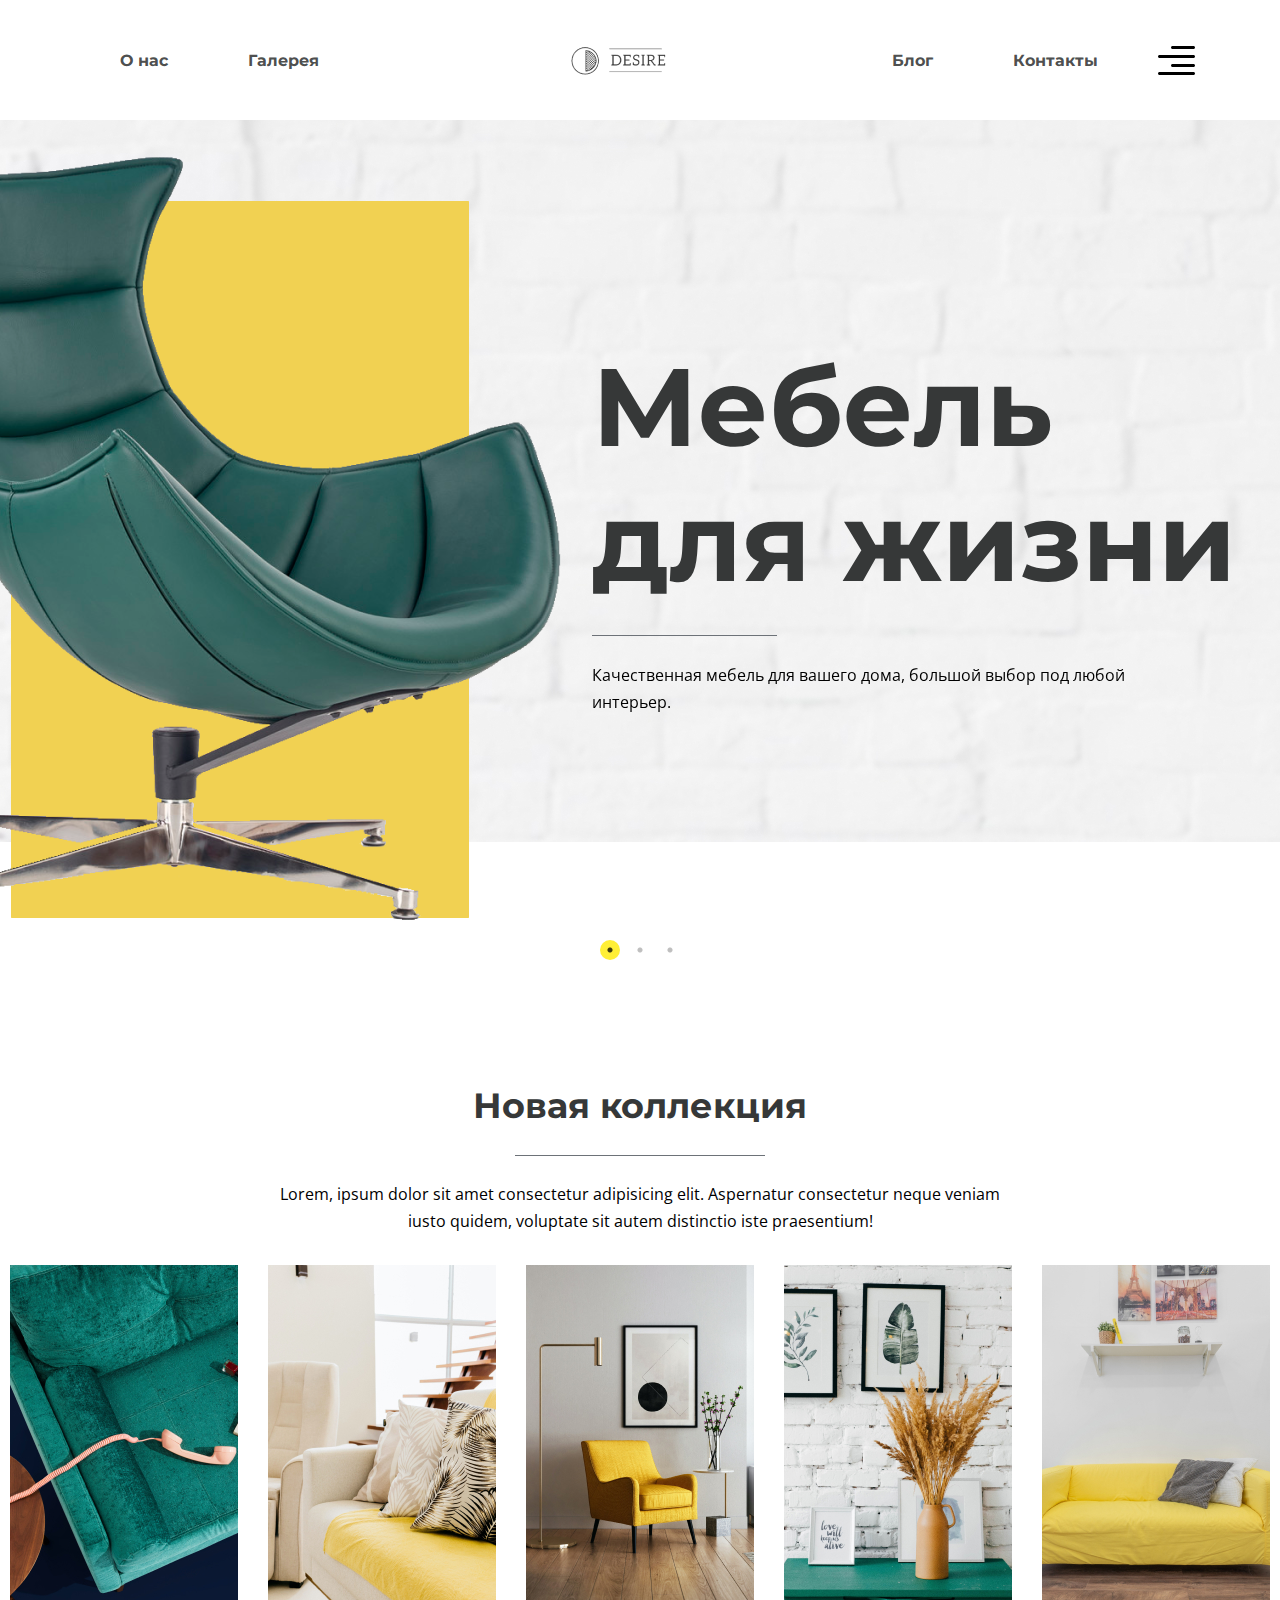
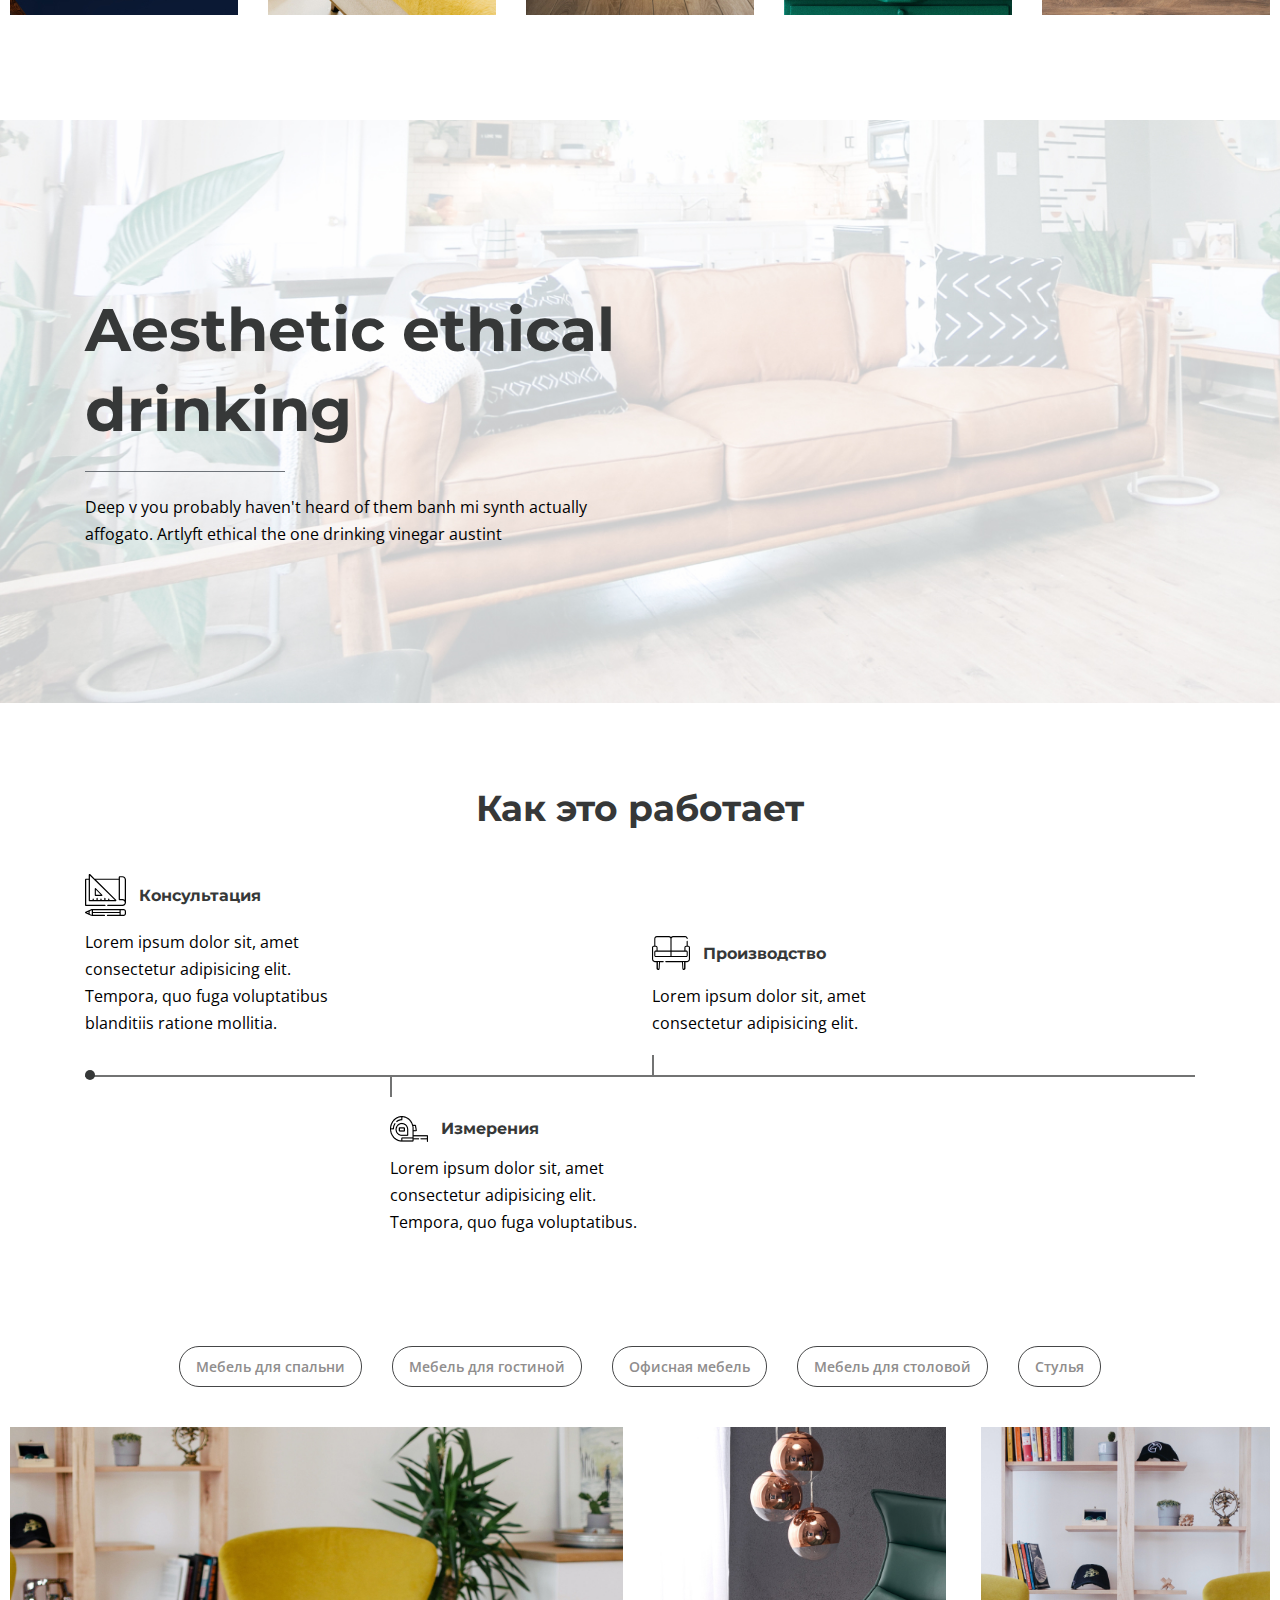
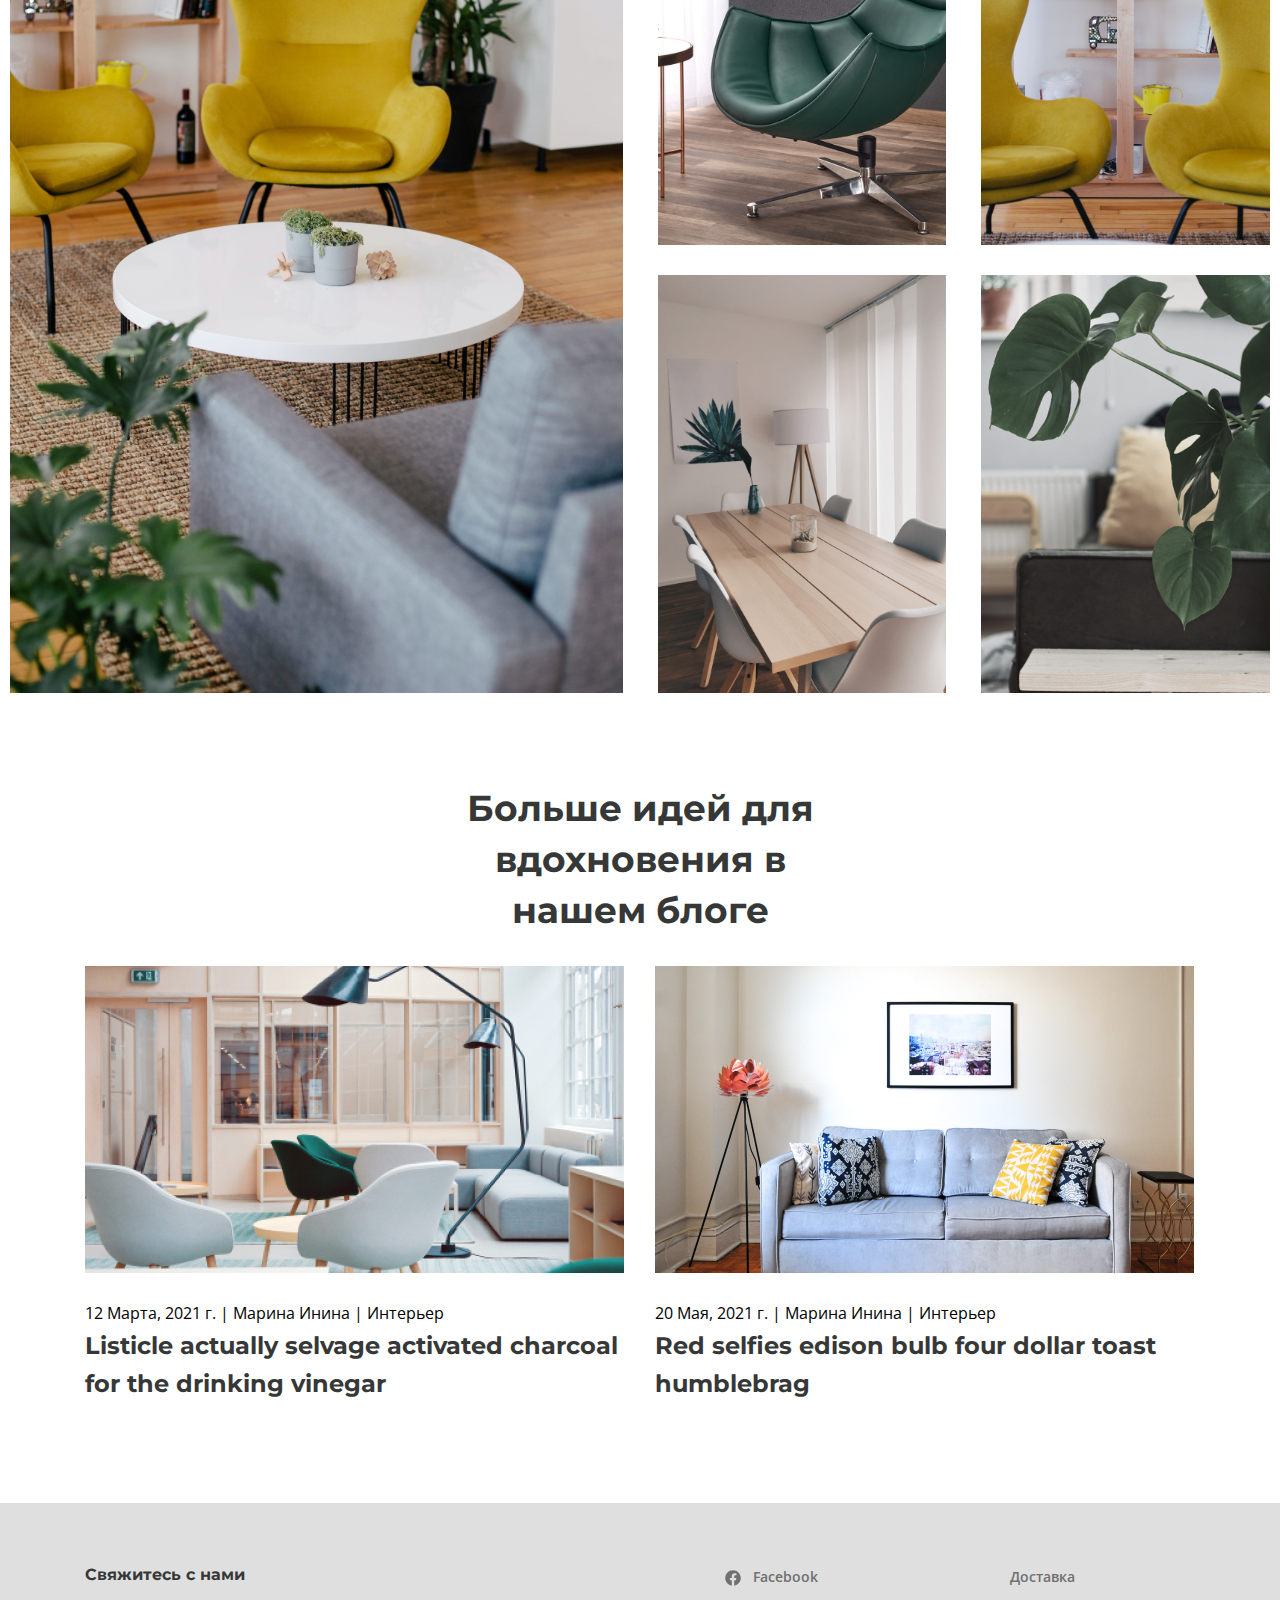
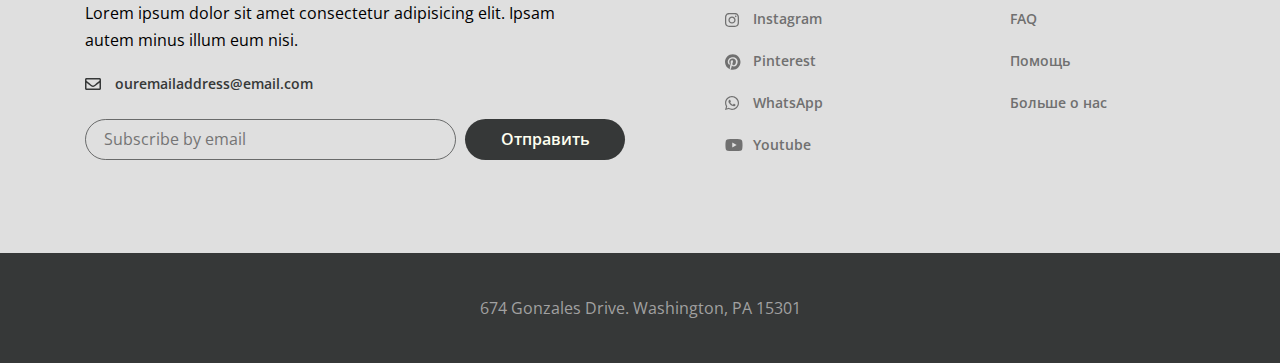
<file: index.html>
<!DOCTYPE html>
<html lang="ru">

<head>
	<meta charset="UTF-8">
	<meta http-equiv="X-UA-Compatible" content="IE=edge">
	<meta name="viewport" content="width=device-width, initial-scale=1.0">
	<title>Мебельная коллекция</title>
	<link rel="preconnect" href="https://fonts.gstatic.com">
	<link href="https://fonts.googleapis.com/css2?family=Montserrat:wght@700&family=Open+Sans&display=swap"
		rel="stylesheet">
	<link rel="stylesheet" href="css/style.css">
	<link rel="stylesheet" href="libs/slick/slick.css">
	<link rel="stylesheet" href="libs/slick/slick-theme.css">
</head>

<body>
	<div class="wrapper">
		<!-- Шапка сайта -->
		<header class="header">
			<div class="container">
				<div class="header__inner">
					<nav class="menu">
						<ul class="menu__list">
							<li class="menu__list-item">
								<a class="menu__list-link" href="#">О нас</a>
							</li>
							<li class="menu__list-item">
								<a class="menu__list-link" href="#">Галерея</a>
							</li>
						</ul>
					</nav>
					<a class="logo" href="#">
						<img src="images/logo.png" alt="">
					</a>
					<nav class="menu">
						<ul class="menu__list">
							<li class="menu__list-item">
								<a class="menu__list-link" href="#">Блог</a>
							</li>
							<li class="menu__list-item">
								<a class="menu__list-link" href="#">Контакты</a>
							</li>
						</ul>
					</nav>
					<button class="header__btn">
						<img src="images/icon_menu.svg" alt="icon menu">
					</button>
					<!-- Боковое меню через бургер -->
					<div class="rightside-menu rightside-menu--close">
						<button class="rightside-menu__close">
							<img src="images/close.svg" alt="">
						</button>
						<div class="rightside-menu__content">
							<a class="rightside-menu__logo" href="#">
								<img src="images/logo-big.png" alt="logo">
							</a>
							<h4 class="rightside-menu__title">
								Мебель для жизни
							</h4>
							<p class="rightside-menu__text">
								Sustainable hot chicken skateboard, dreamcatcher meggings actually squid. Slow-carb everyday
								carry +1 art party
								microdosing, put a bird on it brooklyn
							</p>
							<img class="rightside-menu__images" src="images/content/rigtside-img.jpg" alt="images">
						</div>
					</div>
				</div>
			</div>
		</header>

		<!-- Главная страница -->
		<main class="main">
			<!-- Первая секция -->
			<section class="top">
				<div class="top__inner">
					<div class="top__slider">
						<div class="top__slider-item">
							<img class="top__slider-img" src="images/content/slider-img.png" alt="images">
							<div class="top__slider-info">
								<h2 class="top__slider-title">
									Мебель для жизни
								</h2>
								<p class="top__slider-text">
									Качественная мебель для вашего дома,
									большой выбор под любой интерьер.
								</p>
							</div>
						</div>
						<div class="top__slider-item">
							<img class="top__slider-img" src="images/content/slider 2-img.png" alt="images">
							<div class="top__slider-info">
								<h2 class="top__slider-title">
									Мебель для жизни
								</h2>
								<p class="top__slider-text">
									Качественная мебель для вашего дома,
									большой выбор под любой интерьер.
								</p>
							</div>
						</div>
						<div class="top__slider-item">
							<img class="top__slider-img" src="images/content/slider 3-img.png" alt="images">
							<div class="top__slider-info">
								<h2 class="top__slider-title">
									Мебель для жизни
								</h2>
								<p class="top__slider-text">
									Качественная мебель для вашего дома,
									большой выбор под любой интерьер.
								</p>
							</div>
						</div>
					</div>
				</div>
			</section>

			<!-- Вторая секция -->
			<section class="new-collection">
				<div class="container-fluid">
					<h3 class="new-collection__title">
						Новая коллекция
					</h3>
					<p class="new-collection__text">
						Lorem, ipsum dolor sit amet consectetur adipisicing elit. Aspernatur consectetur neque veniam iusto
						quidem,
						voluptate sit autem distinctio iste praesentium!
					</p>
					<div class="collection">
						<a class="collection__item" href="#">
							<img class="collection__images " src="images/content/collection-1.jpg" alt="">
							<div class="collection__info">
								<h6 class="collection__info-item">
									Lorem, ipsum dolor sit amet consectetur
								</h6>
								<p class="collection__info-text">
									Lorem, ipsum dolor sit amet| Aspernatur
								</p>
							</div>
						</a>

						<a class="collection__item" href="#">
							<img class="collection__images " src="images/content/collection-2.jpg" alt="">
							<div class="collection__info">
								<h6 class="collection__info-item">
									Lorem, ipsum dolor sit amet consectetur
								</h6>
								<p class="collection__info-text">
									Lorem, ipsum dolor sit amet| Aspernatur
								</p>
							</div>
						</a>

						<a class="collection__item" href="#">
							<img class="collection__images " src="images/content/collection-3.jpg" alt="">
							<div class="collection__info">
								<h6 class="collection__info-item">
									Lorem, ipsum dolor sit amet consectetur
								</h6>
								<p class="collection__info-text">
									Lorem, ipsum dolor sit amet| Aspernatur
								</p>
							</div>
						</a>

						<a class="collection__item" href="#">
							<img class="collection__images " src="images/content/collection-4.jpg" alt="">
							<div class="collection__info">
								<h6 class="collection__info-item">
									Lorem, ipsum dolor sit amet consectetur
								</h6>
								<p class="collection__info-text">
									Lorem, ipsum dolor sit amet| Aspernatur
								</p>
							</div>
						</a>

						<a class="collection__item" href="#">
							<img class="collection__images " src="images/content/collection-5.jpg" alt="">
							<div class="collection__info">
								<h6 class="collection__info-item">
									Lorem, ipsum dolor sit amet consectetur
								</h6>
								<p class="collection__info-text">
									Lorem, ipsum dolor sit amet | Aspernatur
								</p>
							</div>
						</a>
					</div>
				</div>
			</section>

			<!-- Третья секция -->
			<section class="decor">
				<div class="container">
					<h2 class="decor__title">
						Aesthetic
						ethical drinking
					</h2>
					<p class="decor__text">
						Deep v you probably haven't heard of them banh mi synth actually affogato.
						Artlyft ethical the one drinking vinegar austint
					</p>
				</div>
			</section>

			<!-- Четвертая секция -->
			<section class="works-path">
				<div class="container">
					<h3 class="works-path__title">
						Как это работает
					</h3>
					<div class="works-path__items">
						<div class="works-path__items-box">
							<div class="works-path__item works-path__item--consultation">
								<img class="works-path__item-img" src="images/graphic-tool.svg" alt="icon">
								<h6 class="works-path__item-title">Консультация</h6>
								<p class="works-path__item-text">
									Lorem ipsum dolor sit, amet consectetur adipisicing elit. Tempora, quo fuga voluptatibus
									blanditiis ratione mollitia.
								</p>

							</div>
							<div class="works-path__item works-path__item--production">
								<img class="works-path__item-img" src="images/sofa.svg" alt="icon">
								<h6 class="works-path__item-title">Производство</h6>
								<p class="works-path__item-text">
									Lorem ipsum dolor sit, amet consectetur adipisicing elit.
								</p>

							</div>
						</div>
						<div class="works-path__item works-path__item--measurements">
							<img class="works-path__item-img" src="images/measuring-tape.png" alt="icon">
							<h6 class="works-path__item-title">Измерения</h6>
							<p class="works-path__item-text">
								Lorem ipsum dolor sit, amet consectetur adipisicing elit. Tempora, quo fuga voluptatibus.
							</p>
						</div>
					</div>
				</div>
			</section>

			<!-- Галерея -->
			<div class="gallery">
				<div class="container-fluid">
					<div class="gallery__buttons">
						<button class="gallery__btn">Мебель для спальни</button>
						<button class="gallery__btn">Мебель для гостиной</button>
						<button class="gallery__btn">Офисная мебель</button>
						<button class="gallery__btn">Мебель для столовой</button>
						<button class="gallery__btn">Стулья</button>
					</div>
					<div class="gallery__inner">
						<div class="gallery__items">
							<a class="gallery__item" href="#">
								<img src="images/gallery/1.jpg" alt="images">
							</a>
							<a class="gallery__item" href="#">
								<img src="images/gallery/2.jpg" alt="images">
							</a>
							<a class="gallery__item" href="#">
								<img src="images/gallery/3.jpg" alt="images">
							</a>
							<a class="gallery__item" href="#">
								<img src="images/gallery/4.jpg" alt="images">
							</a>
							<a class="gallery__item" href="#">
								<img src="images/gallery/5.jpg" alt="images">
							</a>
						</div>
					</div>

				</div>
			</div>

			<!-- Секция блог -->
			<section class="blog-box">
				<div class="container">
					<h3 class="blog-box__title">
						Больше идей для вдохновения в нашем блоге
					</h3>
					<div class="blog-box__items">
						<div class="blog-box__item">
							<a class="blog-box__img-link" href="#">
								<img class="blog-box__img" src="images/blog/1.jpg" alt="images">
							</a>
							<div class="blog-box__links"></span>
								<span class="blog-box__date">12 Марта, 2021 г. |</span>
								<a class="blog-box__autor" href="#">Марина Инина |</a>
								<a class="blog-box__theme" href="#">Интерьер</a>
							</div>
							<a class="blog-box__item-titlelink" href="#"></a>
							<h4 class="blog-box__item-title">
								Listicle actually selvage activated charcoal for the drinking vinegar</h4>
						</div>
						<div class="blog-box__item">
							<a class="blog-box__img-link" href="#">
								<img class="blog-box__img" src="images/blog/2.jpg" alt="images">
							</a>
							<div class="blog-box__links">
								<span class="blog-box__date">20 Мая, 2021 г. |</span>
								<a class="blog-box__autor" href="#">Марина Инина |</a>
								<a class="blog-box__theme" href="#">Интерьер</a>
							</div>
							<a class="blog-box__item-titlelink" href="#"></a>
							<h4 class="blog-box__item-title">
								Red selfies edison bulb four dollar toast humblebrag</h4>
						</div>

					</div>
				</div>
			</section>
		</main>


		<!-- Подвал сайта -->
		<footer class="footer">
			<div class="footer__content">
				<div class="container">
					<div class="footer__inner">
						<div class="footer__info">
							<h6 class="footer__info-title">
								Свяжитесь с нами
							</h6>
							<p class="footer__info-text">
								Lorem ipsum dolor sit amet consectetur adipisicing elit. Ipsam autem minus illum eum nisi.
							</p>
							<a class="footer__info-email" href="mailto:ouremailaddress@email.com">
								ouremailaddress@email.com
							</a>
							<form class="footer__form">
								<!-- Форма заявки -->
								<input class="footer__form-input" type="email" placeholder="Subscribe by email">
								<button class="footer__form-button" type="submit">Отправить</button>
							</form>
						</div>
						<ul class="footer__social">
							<li class="footer__social-item">
								<a class="footer__social-link footer__social-link--facebook" href="#">Facebook</a>
								<!-- footer__social-link--facebook модификатор-->
							</li>
							<li class="footer__social-item">
								<a class="footer__social-link footer__social-link--instagram" href="#">Instagram</a>
							</li>
							<li class="footer__social-item">
								<a class="footer__social-link footer__social-link--pinterest" href="#">Pinterest</a>
							</li>
							<li class="footer__social-item">
								<a class="footer__social-link footer__social-link--whatsapp" href="#">WhatsApp</a>
							</li>
							<li class="footer__social-item">
								<a class="footer__social-link footer__social-link--youtube" href="#">Youtube</a>
							</li>
						</ul>
						<nav class="footer__menu">
							<ul class="footer__menu-list">
								<li class="footer__menu-item">
									<a class="footer__menu-link" href="#">Доставка</a>
								</li>
								<li class="footer__menu-item">
									<a class="footer__menu-link" href="#">FAQ</a>
								</li>
								<li class="footer__menu-item">
									<a class="footer__menu-link" href="#">Помощь</a>
								</li>
								<li class="footer__menu-item">
									<a class="footer__menu-link" href="#">Больше о нас</a>
								</li>
							</ul>
						</nav>
					</div>
				</div>
			</div>
			<div class="footer__copyright">
				<div class="container">
					<p>674 Gonzales Drive. Washington, PA 15301</p>
				</div>
			</div>
		</footer>
	</div>



	<script src="libs/jQuery/jquery-3.6.0.min.js"></script>
	<script src="js/script.js"></script>
	<script src="libs/slick/slick.min.js"></script>
</body>

</html>
</file>
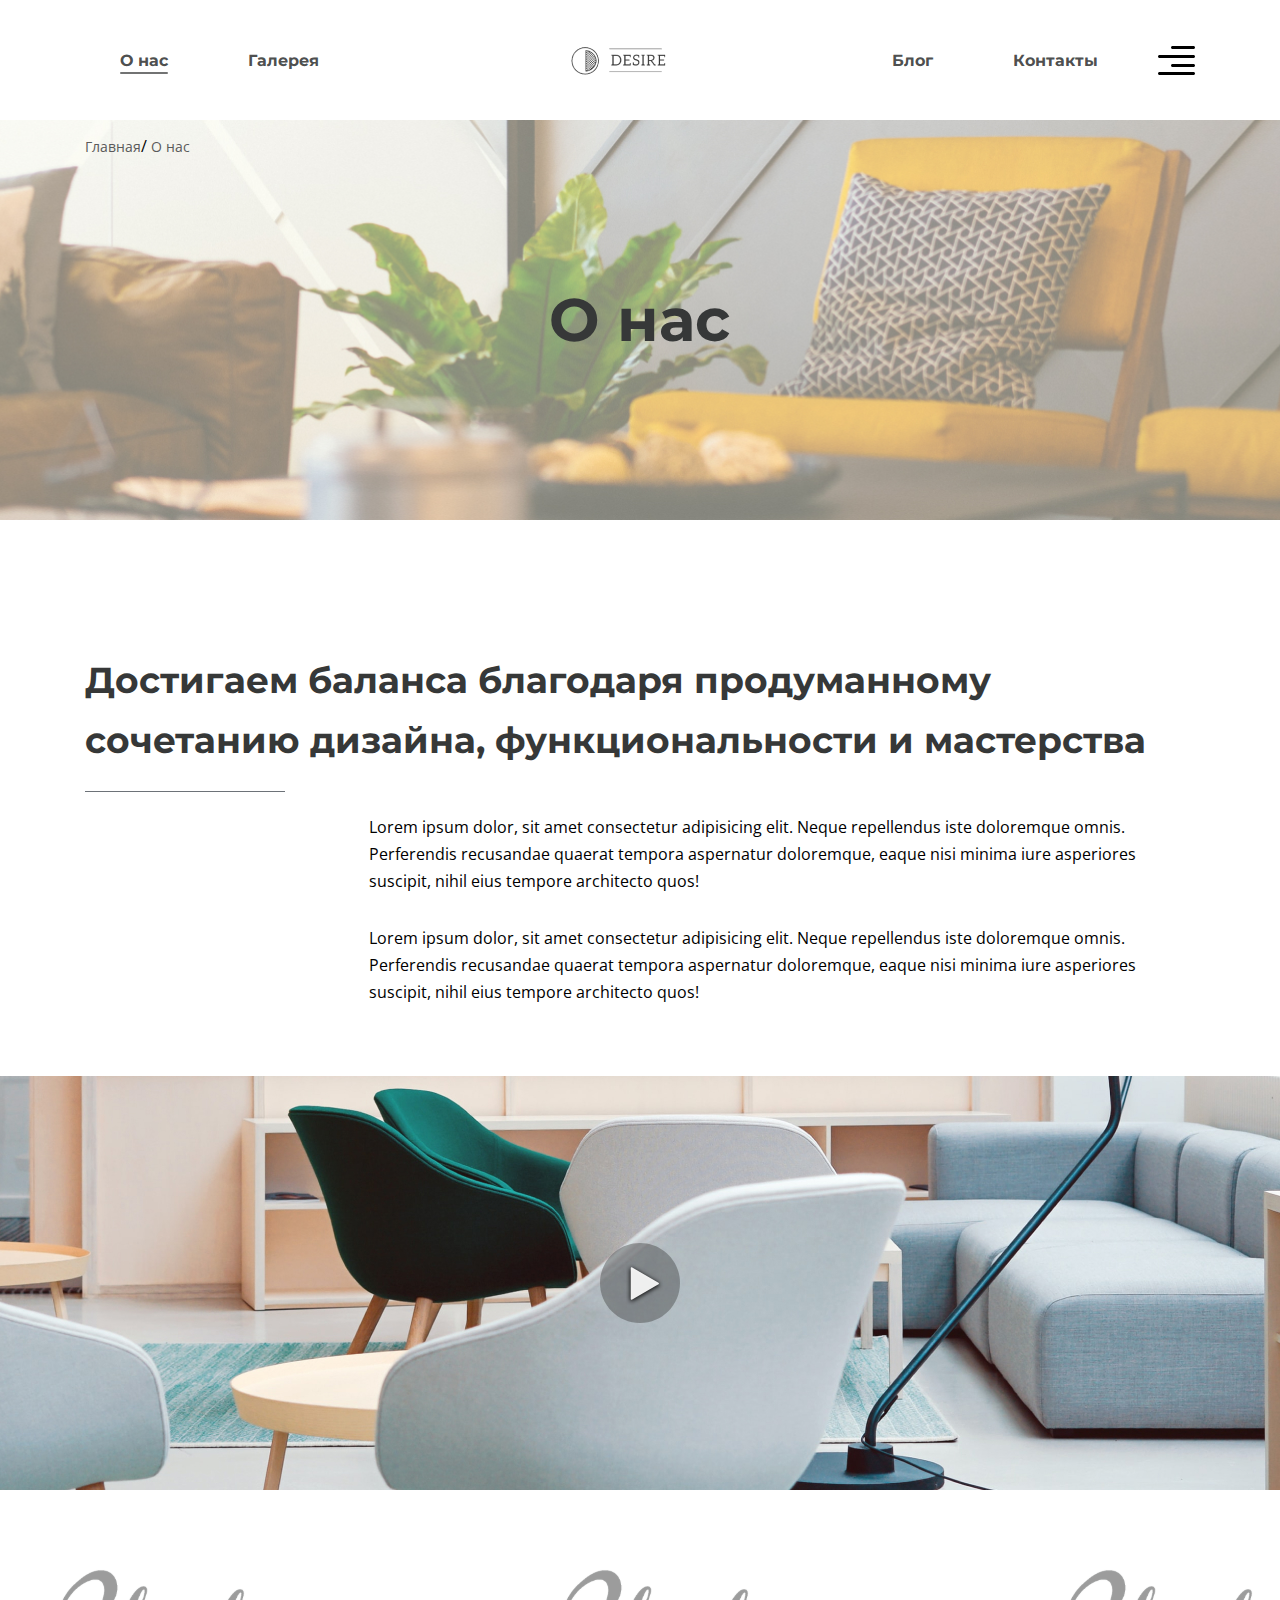
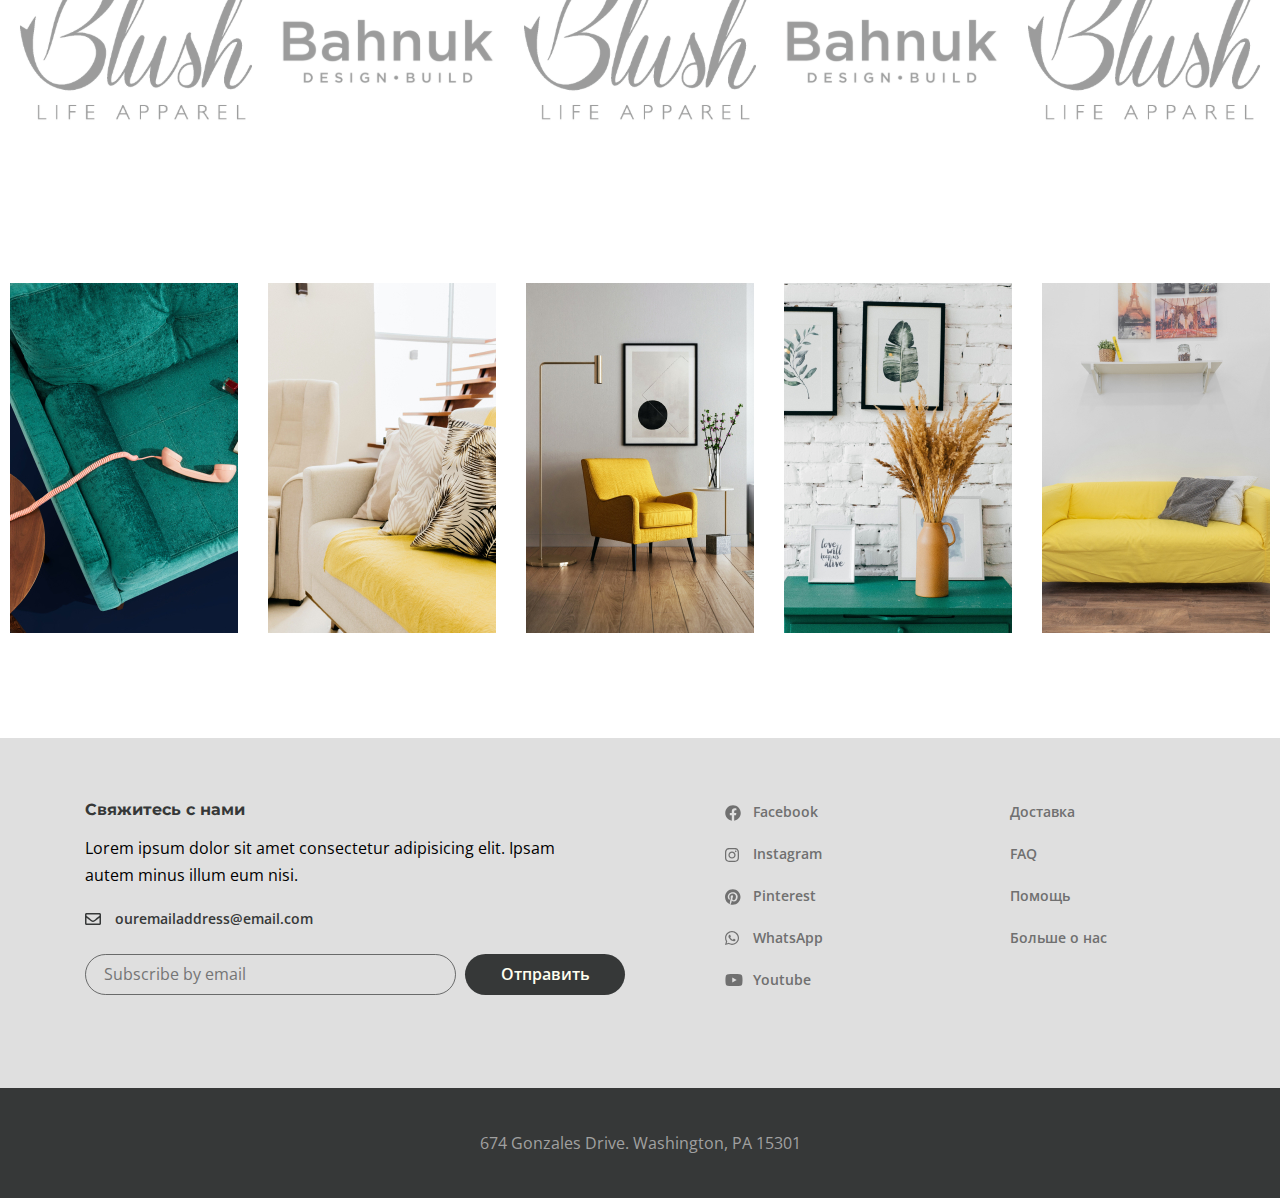
<file: about.html>
<!DOCTYPE html>
<html lang="ru">

<head>
	<meta charset="UTF-8">
	<meta http-equiv="X-UA-Compatible" content="IE=edge">
	<meta name="viewport" content="width=device-width, initial-scale=1.0">
	<title>Мебельная коллекция</title>
	<link rel="preconnect" href="https://fonts.gstatic.com">
	<link href="https://fonts.googleapis.com/css2?family=Montserrat:wght@700&family=Open+Sans&display=swap"
		rel="stylesheet">
	<link rel="stylesheet" href="css/style.css">
	<link rel="stylesheet" href="libs/slick/slick.css">
	<link rel="stylesheet" href="libs/slick/slick-theme.css">
</head>

<body>
	<div class="wrapper">
		<!-- Шапка сайта -->
		<header class="header">
			<div class="container">
				<div class="header__inner">
					<nav class="menu">
						<ul class="menu__list">
							<li class="menu__list-item">
								<a class="menu__list-link menu__list-link--active" href="#">О нас</a>
							</li>
							<li class="menu__list-item">
								<a class="menu__list-link" href="#">Галерея</a>
							</li>
						</ul>
					</nav>
					<a class="logo" href="#">
						<img src="images/logo.png" alt="">
					</a>
					<nav class="menu">
						<ul class="menu__list">
							<li class="menu__list-item">
								<a class="menu__list-link" href="#">Блог</a>
							</li>
							<li class="menu__list-item">
								<a class="menu__list-link" href="#">Контакты</a>
							</li>
						</ul>
					</nav>
					<button class="header__btn">
						<img src="images/icon_menu.svg" alt="icon menu">
					</button>
					<!-- Боковое меню через бургер -->
					<div class="rightside-menu rightside-menu--close">
						<button class="rightside-menu__close">
							<img src="images/close.svg" alt="">
						</button>
						<div class="rightside-menu__content">
							<a class="rightside-menu__logo" href="#">
								<img src="images/logo-big.png" alt="logo">
							</a>
							<h4 class="rightside-menu__title">
								Мебель для жизни
							</h4>
							<p class="rightside-menu__text">
								Sustainable hot chicken skateboard, dreamcatcher meggings actually squid. Slow-carb everyday
								carry +1 art party
								microdosing, put a bird on it brooklyn
							</p>
							<img class="rightside-menu__images" src="images/content/rigtside-img.jpg" alt="images">
						</div>
					</div>
				</div>
			</div>
		</header>

		<main class="main">
			<div class="breadcrumbs">
				<div class="container">
					<ul class="breadcrumbs__list">
						<li class="breadcrumbs__item">
							<a class="breadcrumbs__link" href="#">Главная</a>
						</li>
						<li class="breadcrumbs__item">
							<a class="breadcrumbs__link" href="#">О нас</a>
						</li>
					</ul>
				</div>
			</div>
			<section class="about">
				<div class="about__prev">
					<div class="container">
						<h2 class="about__prev-title">
							О нас
						</h2>
					</div>
				</div>
				<div class="about__content">
					<div class="container">
						<h3 class="about__title">
							Достигаем баланса благодаря продуманному сочетанию дизайна,
							функциональности и мастерства

						</h3>
						<div class="about__text">
							<p>Lorem ipsum dolor, sit amet consectetur adipisicing elit. Neque repellendus iste doloremque
								omnis. Perferendis recusandae quaerat tempora aspernatur doloremque,
								eaque nisi minima iure asperiores suscipit, nihil eius tempore architecto quos!</p>
							<p>Lorem ipsum dolor, sit amet consectetur adipisicing elit. Neque repellendus iste doloremque
								omnis. Perferendis recusandae quaerat tempora aspernatur doloremque,
								eaque nisi minima iure asperiores suscipit, nihil eius tempore architecto quos!</p>
						</div>
					</div>
				</div>
				<div class="about__popup">
					<a class="about__popup-play" href="https://www.youtube.com/watch?v=SbWPQL-dIqs">
						<img class="about__popup-imgbtn" src="images/play_button.svg" alt="play button">
					</a>
				</div>
			</section>
			<div class="partners">
				<div class="container-fluid">
					<div class="partners__items">
						<img class="partners__item" src="images/partners/partners-1.svg" alt="">
						<img class="partners__item" src="images/partners/partners-2.svg" alt="">
						<img class="partners__item" src="images/partners/partners-1.svg" alt="">
						<img class="partners__item" src="images/partners/partners-2.svg" alt="">
						<img class="partners__item" src="images/partners/partners-1.svg" alt="">
					</div>
				</div>
			</div>

			<section class="new-collection">
				<div class="container-fluid">
					<div class="collection">
						<a class="collection__item" href="#">
							<img class="collection__images " src="images/content/collection-1.jpg" alt="">
							<div class="collection__info">
								<h6 class="collection__info-item">
									Lorem, ipsum dolor sit amet consectetur
								</h6>
								<p class="collection__info-text">
									Lorem, ipsum dolor sit amet| Aspernatur
								</p>
							</div>
						</a>

						<a class="collection__item" href="#">
							<img class="collection__images " src="images/content/collection-2.jpg" alt="">
							<div class="collection__info">
								<h6 class="collection__info-item">
									Lorem, ipsum dolor sit amet consectetur
								</h6>
								<p class="collection__info-text">
									Lorem, ipsum dolor sit amet| Aspernatur
								</p>
							</div>
						</a>

						<a class="collection__item" href="#">
							<img class="collection__images " src="images/content/collection-3.jpg" alt="">
							<div class="collection__info">
								<h6 class="collection__info-item">
									Lorem, ipsum dolor sit amet consectetur
								</h6>
								<p class="collection__info-text">
									Lorem, ipsum dolor sit amet| Aspernatur
								</p>
							</div>
						</a>

						<a class="collection__item" href="#">
							<img class="collection__images " src="images/content/collection-4.jpg" alt="">
							<div class="collection__info">
								<h6 class="collection__info-item">
									Lorem, ipsum dolor sit amet consectetur
								</h6>
								<p class="collection__info-text">
									Lorem, ipsum dolor sit amet| Aspernatur
								</p>
							</div>
						</a>

						<a class="collection__item" href="#">
							<img class="collection__images " src="images/content/collection-5.jpg" alt="">
							<div class="collection__info">
								<h6 class="collection__info-item">
									Lorem, ipsum dolor sit amet consectetur
								</h6>
								<p class="collection__info-text">
									Lorem, ipsum dolor sit amet | Aspernatur
								</p>
							</div>
						</a>
					</div>
				</div>
			</section>
		</main>


		<!-- Подвал сайта -->
		<footer class="footer">
			<div class="footer__content">
				<div class="container">
					<div class="footer__inner">
						<div class="footer__info">
							<h6 class="footer__info-title">
								Свяжитесь с нами
							</h6>
							<p class="footer__info-text">
								Lorem ipsum dolor sit amet consectetur adipisicing elit. Ipsam autem minus illum eum nisi.
							</p>
							<a class="footer__info-email" href="mailto:ouremailaddress@email.com">
								ouremailaddress@email.com
							</a>
							<form class="footer__form">
								<!-- Форма заявки -->
								<input class="footer__form-input" type="email" placeholder="Subscribe by email">
								<button class="footer__form-button" type="submit">Отправить</button>
							</form>
						</div>
						<ul class="footer__social">
							<li class="footer__social-item">
								<a class="footer__social-link footer__social-link--facebook" href="#">Facebook</a>
								<!-- footer__social-link--facebook модификатор-->
							</li>
							<li class="footer__social-item">
								<a class="footer__social-link footer__social-link--instagram" href="#">Instagram</a>
							</li>
							<li class="footer__social-item">
								<a class="footer__social-link footer__social-link--pinterest" href="#">Pinterest</a>
							</li>
							<li class="footer__social-item">
								<a class="footer__social-link footer__social-link--whatsapp" href="#">WhatsApp</a>
							</li>
							<li class="footer__social-item">
								<a class="footer__social-link footer__social-link--youtube" href="#">Youtube</a>
							</li>
						</ul>
						<nav class="footer__menu">
							<ul class="footer__menu-list">
								<li class="footer__menu-item">
									<a class="footer__menu-link" href="#">Доставка</a>
								</li>
								<li class="footer__menu-item">
									<a class="footer__menu-link" href="#">FAQ</a>
								</li>
								<li class="footer__menu-item">
									<a class="footer__menu-link" href="#">Помощь</a>
								</li>
								<li class="footer__menu-item">
									<a class="footer__menu-link" href="#">Больше о нас</a>
								</li>
							</ul>
						</nav>
					</div>
				</div>
			</div>
			<div class="footer__copyright">
				<div class="container">
					<p>674 Gonzales Drive. Washington, PA 15301</p>
				</div>
			</div>
		</footer>
	</div>



	<script src="libs/jQuery/jquery-3.6.0.min.js"></script>
	<script src="js/script.js"></script>
	<script src="libs/slick/slick.min.js"></script>
</body>

</html>
</file>
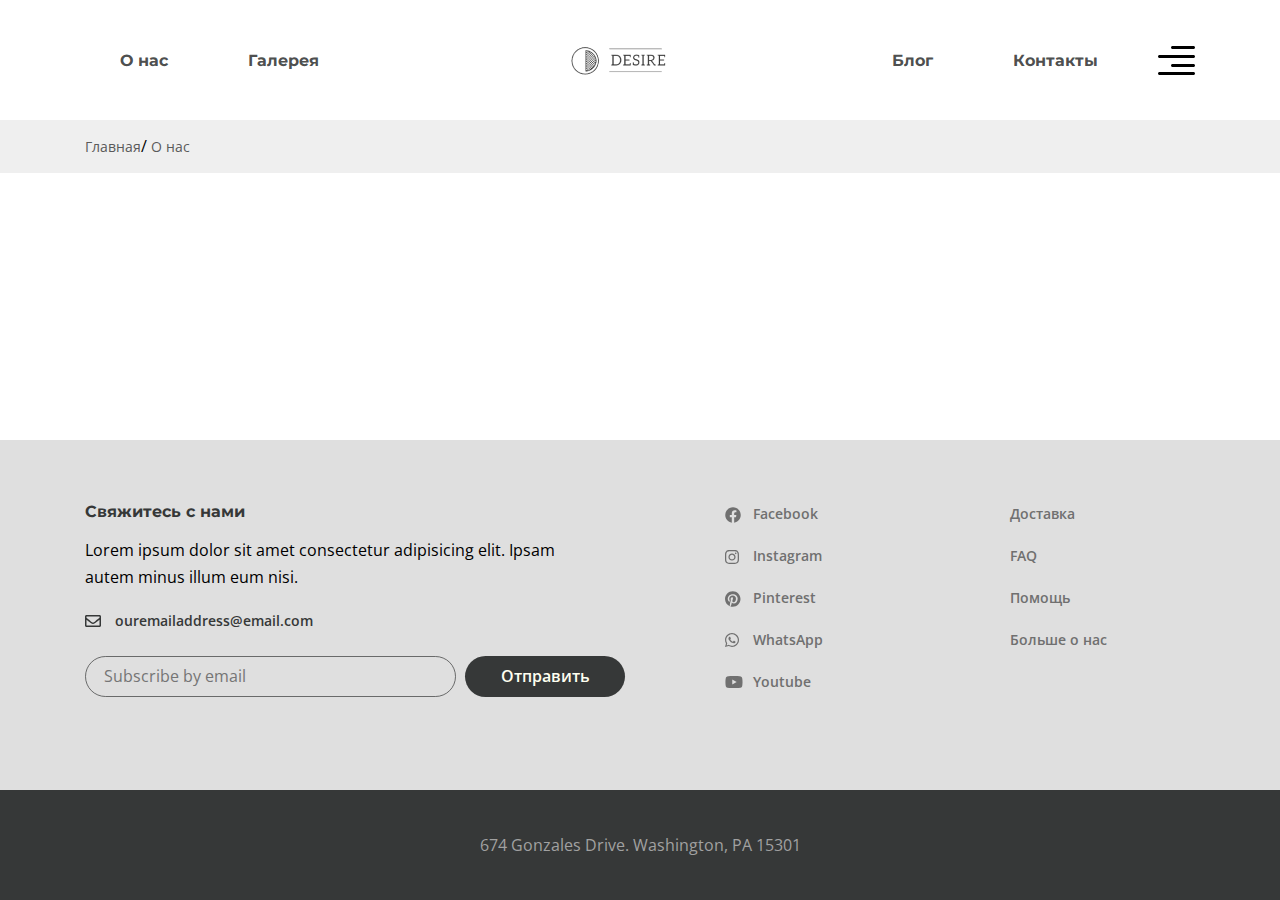
<file: page.html>
<!DOCTYPE html>
<html lang="ru">

<head>
	<meta charset="UTF-8">
	<meta http-equiv="X-UA-Compatible" content="IE=edge">
	<meta name="viewport" content="width=device-width, initial-scale=1.0">
	<title>Мебельная коллекция</title>
	<link rel="preconnect" href="https://fonts.gstatic.com">
	<link href="https://fonts.googleapis.com/css2?family=Montserrat:wght@700&family=Open+Sans&display=swap"
		rel="stylesheet">
	<link rel="stylesheet" href="css/style.css">
</head>

<body>
	<div class="wrapper">
		<!-- Шапка сайта -->
		<header class="header">
			<div class="container">
				<div class="header__inner">
					<nav class="menu">
						<ul class="menu__list">
							<li class="menu__list-item">
								<a class="menu__list-link" href="#">О нас</a>
							</li>
							<li class="menu__list-item">
								<a class="menu__list-link" href="#">Галерея</a>
							</li>
						</ul>
					</nav>
					<a class="logo" href="#">
						<img src="images/logo.png" alt="">
					</a>
					<nav class="menu">
						<ul class="menu__list">
							<li class="menu__list-item">
								<a class="menu__list-link" href="#">Блог</a>
							</li>
							<li class="menu__list-item">
								<a class="menu__list-link" href="#">Контакты</a>
							</li>
						</ul>
					</nav>
					<button class="header__btn">
						<img src="images/icon_menu.svg" alt="icon menu">
					</button>
					<!-- Боковое меню через бургер -->
					<div class="rightside-menu rightside-menu--close">
						<button class="rightside-menu__close">
							<img src="images/close.svg" alt="">
						</button>
						<div class="rightside-menu__content">
							<a class="rightside-menu__logo" href="#">
								<img src="images/logo-big.png" alt="logo">
							</a>
							<h4 class="rightside-menu__title">
								Мебель для жизни
							</h4>
							<p class="rightside-menu__text">
								Sustainable hot chicken skateboard, dreamcatcher meggings actually squid. Slow-carb everyday
								carry +1 art party
								microdosing, put a bird on it brooklyn
							</p>
							<img class="rightside-menu__images" src="images/content/rigtside-img.jpg" alt="images">
						</div>
					</div>
				</div>
			</div>
		</header>

	   <main class="main">
			<div class="breadcrumbs">
				<div class="container">
					<ul class="breadcrumbs__list">
						<li class="breadcrumbs__item">
							<a class="breadcrumbs__link" href="#">Главная</a>
						</li>
						<li class="breadcrumbs__item">
							<a class="breadcrumbs__link" href="#">О нас</a>
						</li>
					</ul>
				</div>
			</div>
		</main>


		<!-- Подвал сайта -->
		<footer class="footer">
			<div class="footer__content">
				<div class="container">
					<div class="footer__inner">
						<div class="footer__info">
							<h6 class="footer__info-title">
								Свяжитесь с нами
							</h6>
							<p class="footer__info-text">
								Lorem ipsum dolor sit amet consectetur adipisicing elit. Ipsam autem minus illum eum nisi.
							</p>
							<a class="footer__info-email" href="mailto:ouremailaddress@email.com">
								ouremailaddress@email.com
							</a>
							<form class="footer__form">
								<!-- Форма заявки -->
								<input class="footer__form-input" type="email" placeholder="Subscribe by email">
								<button class="footer__form-button" type="submit">Отправить</button>
							</form>
						</div>
						<ul class="footer__social">
							<li class="footer__social-item">
								<a class="footer__social-link footer__social-link--facebook" href="#">Facebook</a>
								<!-- footer__social-link--facebook модификатор-->
							</li>
							<li class="footer__social-item">
								<a class="footer__social-link footer__social-link--instagram" href="#">Instagram</a>
							</li>
							<li class="footer__social-item">
								<a class="footer__social-link footer__social-link--pinterest" href="#">Pinterest</a>
							</li>
							<li class="footer__social-item">
								<a class="footer__social-link footer__social-link--whatsapp" href="#">WhatsApp</a>
							</li>
							<li class="footer__social-item">
								<a class="footer__social-link footer__social-link--youtube" href="#">Youtube</a>
							</li>
						</ul>
						<nav class="footer__menu">
							<ul class="footer__menu-list">
								<li class="footer__menu-item">
									<a class="footer__menu-link" href="#">Доставка</a>
								</li>
								<li class="footer__menu-item">
									<a class="footer__menu-link" href="#">FAQ</a>
								</li>
								<li class="footer__menu-item">
									<a class="footer__menu-link" href="#">Помощь</a>
								</li>
								<li class="footer__menu-item">
									<a class="footer__menu-link" href="#">Больше о нас</a>
								</li>
							</ul>
						</nav>
					</div>
				</div>
			</div>
			<div class="footer__copyright">
				<div class="container">
					<p>674 Gonzales Drive. Washington, PA 15301</p>
				</div>
			</div>
		</footer>
	</div>



	
</body>

</html>
</file>
<file: css/style.css>
@charset "UTF-8";
.menu__list-link, .footer__info-title, .rightside-menu__title, .top__slider-title, .new-collection__title, .collection__info-title, .decor__title, .works-path__title, .works-path__item-title, .blog-box__title, .blog-box__item-title, .about__prev-title, .about__title {
  font-family: 'Montserrat', sans-serif;
  font-weight: 700;
}

html {
  -webkit-box-sizing: border-box;
          box-sizing: border-box;
}

*,
*::after,
*::before {
  -webkit-box-sizing: inherit;
          box-sizing: inherit;
}

ul[class],
ol[class] {
  padding: 0;
}

body,
h1,
h2,
h3,
h4,
h5,
h6,
p,
ul,
ol,
li,
figure,
figcaption,
blockquote,
dl,
dd {
  margin: 0;
  font-size: inherit;
  /* Размер шрифта наследуется от родителя */
}

ul[class] {
  list-style: none;
}

img {
  max-width: 100%;
  display: block;
}

input,
button,
textarea,
select {
  font: inherit;
}

a {
  text-decoration: none;
}

html,
body {
  height: 100%;
}

body {
  font-family: 'Open Sans', sans-serif;
  font-weight: 400;
  font-size: 16px;
  line-height: 27px;
  color: body default;
  overflow-x: hidden;
  min-width: 320px;
}

.wrapper {
  display: -webkit-box;
  display: -ms-flexbox;
  display: flex;
  -webkit-box-orient: vertical;
  -webkit-box-direction: normal;
      -ms-flex-direction: column;
          flex-direction: column;
  min-height: 100%;
}

.main {
  -webkit-box-flex: 1;
      -ms-flex: 1 0 auto;
          flex: 1 0 auto;
}

.footer {
  -webkit-box-flex: 0;
      -ms-flex: 0 0 auto;
          flex: 0 0 auto;
}

.container {
  max-width: 1140px;
  margin: 0 auto;
  padding: 0 15px;
}

.container-fluid {
  max-width: 1920px;
  margin: 0 auto;
  padding: 0 10px;
}

.slick-dots {
  /* общие стили для переключения слайдера */
  display: -webkit-box;
  display: -ms-flexbox;
  display: flex;
  -webkit-box-pack: center;
      -ms-flex-pack: center;
          justify-content: center;
  -webkit-box-align: center;
      -ms-flex-align: center;
          align-items: center;
}

.slick-dots li {
  margin: 0 15px;
}

.slick-dots button {
  background-color: #363838;
  border: none;
  width: 8px;
  height: 8px;
  border-radius: 50%;
  padding: 0;
  font-size: 0;
}

.slick-dots li.slick-active button {
  background-color: #FFEF35;
}

/* Стили шапки сайта */
.header__inner {
  display: -webkit-box;
  display: -ms-flexbox;
  display: flex;
  -webkit-box-pack: justify;
      -ms-flex-pack: justify;
          justify-content: space-between;
  -webkit-box-align: center;
      -ms-flex-align: center;
          align-items: center;
  height: 120px;
}

.header__btn {
  background-color: transparent;
  border: none;
  padding: 0;
  cursor: pointer;
}

.logo {
  margin: 0 auto;
}

.menu {
  padding-right: 15px;
}

.menu__list {
  display: -webkit-box;
  display: -ms-flexbox;
  display: flex;
}

.menu__list-item {
  padding-left: 35px;
  padding-right: 45px;
}

.menu__list-link {
  color: rgba(54, 56, 56, 0.9);
  line-height: 22px;
}

.menu__list-link--active {
  padding-bottom: 4px;
  position: relative;
}

.menu__list-link--active::after {
  content: '';
  position: absolute;
  bottom: 0;
  left: 0;
  right: 0;
  height: 2px;
  border-radius: 1px;
  background-color: rgba(54, 56, 56, 0.7);
}

/* Стили Footer */
.footer__content {
  background: #DFDFDF;
  padding: 60px 0 80px;
}

.footer__inner {
  display: -webkit-box;
  display: -ms-flexbox;
  display: flex;
  -webkit-box-pack: justify;
      -ms-flex-pack: justify;
          justify-content: space-between;
}

.footer__info {
  width: 540px;
}

.footer__info-title {
  color: #363838;
  margin-bottom: 14px;
  line-height: 23px;
}

.footer__info-text {
  margin-bottom: 16px;
  max-width: 475px;
}

.footer__info-email {
  font-weight: 600;
  font-size: 14px;
  color: #363838;
  margin-bottom: 22px;
  padding-left: 30px;
  display: inline-block;
  position: relative;
}

.footer__info-email::before {
  content: '';
  background-image: url(../images/envelope.svg);
  position: absolute;
  top: 8px;
  left: 0;
  width: 16px;
  height: 12px;
}

.footer__form {
  display: -webkit-box;
  display: -ms-flexbox;
  display: flex;
}

.footer__form-input {
  /* Стили формы */
  padding: 6px 10px 6px 18px;
  border-radius: 21px;
  background-color: transparent;
  border: 1px solid rgba(54, 56, 56, 0.7);
  width: 100%;
}

.footer__form-input::-webkit-input-placeholder {
  font-family: 'Open Sans', sans-serif;
  font-weight: 400;
  font-size: 16px;
  line-height: 27px;
  color: a1a1a1;
}

.footer__form-input:-ms-input-placeholder {
  font-family: 'Open Sans', sans-serif;
  font-weight: 400;
  font-size: 16px;
  line-height: 27px;
  color: a1a1a1;
}

.footer__form-input::-ms-input-placeholder {
  font-family: 'Open Sans', sans-serif;
  font-weight: 400;
  font-size: 16px;
  line-height: 27px;
  color: a1a1a1;
}

.footer__form-input::placeholder {
  font-family: 'Open Sans', sans-serif;
  font-weight: 400;
  font-size: 16px;
  line-height: 27px;
  color: a1a1a1;
}

.footer__form-button {
  /* Стили кнопки отправка формы */
  background-color: #363838;
  border: none;
  color: #fffff0;
  border-radius: 21px;
  font-weight: 600;
  padding: 6px 12px;
  min-width: 160px;
  margin-left: 9px;
  cursor: pointer;
}

.footer__social {
  width: 125px;
  margin-right: auto;
  margin-left: 100px;
}

.footer__social-link {
  padding-left: 28px;
  position: relative;
}

.footer__social-link::before {
  content: '';
  position: absolute;
  top: 3px;
  left: 0;
  width: 16px;
  height: 16px;
}

.footer__social-link--facebook::before {
  background-image: url(../images/facebook.svg);
}

.footer__social-link--instagram::before {
  background-image: url(../images/instagram.svg);
  width: 14px;
  height: 14px;
  top: 4px;
}

.footer__social-link--pinterest::before {
  background-image: url(../images/pinterest.svg);
}

.footer__social-link--whatsapp::before {
  background-image: url(../images/whatsapp.svg);
  width: 14px;
  height: 14px;
}

.footer__social-link--youtube::before {
  background-image: url(../images/youtube.svg);
  width: 18px;
  height: 12px;
  top: 4px;
}

.footer__social-item, .footer__menu-item {
  margin-bottom: 15px;
  font-weight: 600;
  font-size: 14px;
  color: #707070;
}

.footer__social-link, .footer__menu-link {
  color: #707070;
}

.footer__menu {
  margin-right: 60px;
  width: 125px;
}

.footer__copyright {
  background-color: #363838;
  color: #a1a1a1;
  text-align: center;
  padding: 42px 0 41px;
}

/* Стили бокового меню rightside-menu */
.rightside-menu {
  position: absolute;
  right: 0;
  top: 0;
  bottom: 0;
  z-index: 5;
  max-width: 694px;
  width: 100%;
  background-color: #ffff;
  padding-top: 40px;
  -webkit-box-shadow: -2px 3px 17px 0px #000;
          box-shadow: -2px 3px 17px 0px #000;
  -webkit-transition: all .5s;
  transition: all .5s;
}

.rightside-menu.rightside-menu--close {
  -webkit-transform: translateX(500%);
          transform: translateX(500%);
}

.rightside-menu__close {
  background-color: transparent;
  border: none;
  padding: 0;
  cursor: pointer;
  margin-left: 50px;
  margin-bottom: 60px;
}

.rightside-menu__content {
  text-align: center;
  max-width: 485px;
  margin: 0 auto;
}

.rightside-menu__logo {
  margin-bottom: 40px;
  display: inline-block;
}

.rightside-menu__title {
  color: #363838;
  font-size: 36px;
  line-height: 51px;
  position: relative;
  margin-bottom: 17px;
  padding-bottom: 17px;
}

.rightside-menu__title::after {
  content: '';
  position: absolute;
  bottom: 0;
  left: 0;
  right: 0;
  max-width: 252px;
  margin: 0 auto;
  height: 1px;
  background: #6D7278;
}

.rightside-menu__text {
  margin-bottom: 75px;
}

.rightside-menu__images {
  max-width: 485px;
}

/* Хлебные крошки */
.breadcrumbs {
  background: rgba(223, 223, 223, 0.5);
  padding: 13px 14px;
}

.breadcrumbs__list {
  display: -webkit-box;
  display: -ms-flexbox;
  display: flex;
}

.breadcrumbs__item::after {
  content: '/';
  margin-left: -4px;
  margin-right: 4px;
}

.breadcrumbs__item:last-child::after {
  display: none;
}

.breadcrumbs__link {
  font-size: 14px;
  color: #5A5A5A;
}

/* Стили главной страницы */
/* Стили 1 скции слайдер */
.top__inner {
  padding-bottom: 70px;
  position: relative;
}

.top__inner::after {
  content: '';
  background-image: url(../images/main_slider.jpg);
  position: absolute;
  width: 100%;
  height: 722px;
  top: 0;
  z-index: -1;
}

.top__slider-item {
  display: -webkit-box !important;
  display: -ms-flexbox !important;
  display: flex !important;
  /* Максимальный приоритет */
  -webkit-box-pack: center;
      -ms-flex-pack: center;
          justify-content: center;
  -webkit-box-align: center;
      -ms-flex-align: center;
          align-items: center;
}

.top__slider-img {
  margin-left: -14%;
  max-width: 703px;
  height: 815px;
  -o-object-fit: cover;
     object-fit: cover;
}

.top__slider-info {
  max-width: 645px;
  margin-left: 25px;
}

.top__slider-title {
  color: #363838;
  font-size: 110px;
  line-height: 135px;
  padding-bottom: 26px;
  margin-bottom: 26px;
  position: relative;
}

.top__slider-title::after {
  content: '';
  position: absolute;
  left: 0;
  bottom: 0;
  width: 185px;
  height: 1px;
  background: #6D7278;
}

.top__slider-text {
  max-width: 585px;
}

/* Стили 2 скции new-collection */
.new-collection {
  text-align: center;
  padding: 45px 0 35px;
}

.new-collection__title {
  color: #363838;
  font-size: 35px;
  line-height: 51px;
  padding-bottom: 25px;
  margin-bottom: 25px;
  position: relative;
}

.new-collection__title::after {
  content: '';
  position: absolute;
  width: 250px;
  height: 1px;
  bottom: 0;
  left: 0;
  right: 0;
  margin: 0 auto;
  background: #6D7278;
}

.new-collection__text {
  max-width: 730px;
  margin: 0 auto 30px;
}

.collection {
  /* Стили для грида с изобаражениями */
  display: -ms-grid;
  display: grid;
  -ms-grid-columns: (1fr)[5];
      grid-template-columns: repeat(5, 1fr);
  grid-gap: 30px;
  padding-bottom: 70px;
}

.collection__item {
  position: relative;
}

.collection__item:hover {
  /* Принаведении на блок активна ссылка и затемнение */
}

.collection__item:hover .collection__info {
  opacity: 1;
  -webkit-transition: all .5s;
  transition: all .5s;
  /* Задержка при наведении */
}

.collection__images {
  min-height: 350px;
  -o-object-fit: cover;
     object-fit: cover;
  /* Точное вписание изображения в квадрат */
}

.collection__info {
  position: absolute;
  top: 0;
  left: 0;
  right: 0;
  bottom: 0;
  background-color: rgba(255, 255, 255, 0.7);
  padding: 10px;
  display: -webkit-box;
  display: -ms-flexbox;
  display: flex;
  -webkit-box-orient: vertical;
  -webkit-box-direction: normal;
      -ms-flex-direction: column;
          flex-direction: column;
  -webkit-box-align: center;
      -ms-flex-align: center;
          align-items: center;
  -webkit-box-pack: center;
      -ms-flex-pack: center;
          justify-content: center;
  opacity: 0;
  /* Затемнение бока */
}

.collection__info-title {
  font-size: 20px;
  line-height: 25px;
  color: #363838;
  padding-bottom: 19px;
  margin-bottom: 19px;
  position: relative;
}

.collection__info-title::after {
  content: '';
  bottom: 0;
  position: absolute;
  height: 1px;
  background-color: #6D7278;
  width: 80%;
  margin: 0 auto;
  left: 0;
  right: 0;
}

.collection__info-text {
  font-weight: 600;
  font-size: 14px;
  color: #707070;
}

/* Стили 3 секции decor */
.decor {
  padding: 170px 0 155px;
  background-image: url(../images/decor-bg.jpg);
  background-size: cover;
  background-repeat: no-repeat;
}

.decor__title {
  max-width: 730px;
  color: #363838;
  font-size: 60px;
  line-height: 80px;
  padding-bottom: 22px;
  margin-bottom: 22px;
  position: relative;
}

.decor__title::after {
  content: '';
  position: absolute;
  left: 0;
  width: 200px;
  height: 1px;
  bottom: 0;
  background-color: #6D7278;
}

.decor__text {
  width: 540px;
}

/* Стили 4 секция work-path */
.works-path {
  padding: 80px 0 30px;
}

.works-path__title {
  text-align: center;
  color: #363838;
  margin-bottom: 40px;
  font-size: 36px;
  line-height: 51px;
}

.works-path__items-box {
  display: -webkit-box;
  display: -ms-flexbox;
  display: flex;
  -webkit-box-align: end;
      -ms-flex-align: end;
          align-items: flex-end;
  border-bottom: 2px solid rgba(54, 56, 56, 0.7);
  position: relative;
}

.works-path__items-box::after {
  content: '';
  position: absolute;
  bottom: -5px;
  left: 0;
  width: 10px;
  height: 10px;
  border-radius: 50%;
  background-color: #363838;
}

.works-path__item {
  width: 250px;
  display: -webkit-box;
  display: -ms-flexbox;
  display: flex;
  -ms-flex-wrap: wrap;
      flex-wrap: wrap;
  -webkit-box-align: center;
      -ms-flex-align: center;
          align-items: center;
  position: relative;
  height: 100%;
}

.works-path__item--production {
  margin-left: 317px;
}

.works-path__item--production::after {
  content: '';
  position: absolute;
  bottom: 0;
  left: 0;
  height: 20px;
  width: 2px;
  background-color: rgba(54, 56, 56, 0.7);
}

.works-path__item--production, .works-path__item--consultation {
  padding-bottom: 38px;
}

.works-path__item--measurements {
  padding-top: 38px;
  margin-left: 305px;
}

.works-path__item--measurements::after {
  content: '';
  position: absolute;
  top: 0;
  left: 0;
  height: 20px;
  width: 2px;
  background-color: rgba(54, 56, 56, 0.7);
}

.works-path__item-title {
  margin-left: 13px;
  color: #363838;
}

.works-path__item-text {
  margin-top: 13px;
}

/* Стили блока галерея */
.gallery {
  padding: 80px 0 90px;
}

.gallery__buttons {
  text-align: center;
  margin-bottom: 40px;
}

.gallery__btn {
  margin: 0 13px;
  background-color: transparent;
  border: 1px solid #454647;
  border-radius: 20px;
  padding: 6px 16px;
  color: #8F8D8D;
  font-size: 14px;
  font-weight: 600;
  cursor: pointer;
}

.gallery__items {
  display: -ms-grid;
  display: grid;
  -ms-grid-columns: (1fr)[4];
      grid-template-columns: repeat(4, 1fr);
  -ms-grid-rows: (1fr)[2];
      grid-template-rows: repeat(2, 1fr);
  grid-gap: 30px 35px;
}

.gallery__item:first-child {
  grid-column: span 2;
  grid-row: span 2;
}

.gallery__item img {
  -o-object-fit: cover;
     object-fit: cover;
  width: 100%;
  max-height: 1150px;
  height: 100%;
}

/* Стили для блога */
.blog-box {
  padding-bottom: 100px;
}

.blog-box__title {
  color: #363838;
  font-size: 36px;
  line-height: 51px;
  margin-bottom: 30px;
  text-align: center;
  margin: 0 auto 30px;
  max-width: 430px;
}

.blog-box__items {
  display: -ms-grid;
  display: grid;
  -ms-grid-columns: 1fr 1fr;
      grid-template-columns: 1fr 1fr;
  grid-gap: 30px;
}

.blog-box__img-link {
  margin-bottom: 19px;
  display: inline-block;
}

.blog-box__link {
  margin-bottom: 9px;
  font-size: 14px;
  font-weight: 600;
  color: #707070;
}

.blog-box__date, .blog-box__autor, .blog-box__theme {
  color: inherit;
}

.blog-box__item-title {
  color: #363838;
  font-size: 24px;
  line-height: 38px;
}

/* Стили страницы о нас */
.about__prev {
  background-image: url(../images/about-bg.jpg);
  background-repeat: no-repeat;
  background-position: top center;
  background-size: cover;
  text-align: center;
  padding: 160px 0;
  margin-top: -53px;
}

.about__prev-title {
  color: #363838;
  font-size: 60px;
  line-height: 80px;
}

.about__content {
  padding: 130px 0 40px;
}

.about__title {
  color: #363838;
  font-size: 36px;
  line-height: 60px;
  padding-bottom: 22px;
  margin-bottom: 22px;
  position: relative;
}

.about__title::after {
  content: '';
  position: absolute;
  bottom: 0;
  left: 0;
  width: 200px;
  height: 1px;
  background-color: #6D7278;
}

.about__text {
  padding-left: 284px;
}

.about__text p {
  margin-bottom: 30px;
}

.about__popup {
  background-image: url(../images/popup-bg.jpg);
  background-repeat: no-repeat;
  background-position: top center;
  background-size: cover;
  -webkit-box-pack: center;
      -ms-flex-pack: center;
          justify-content: center;
  -webkit-box-align: center;
      -ms-flex-align: center;
          align-items: center;
  min-height: 414px;
  display: -webkit-box;
  display: -ms-flexbox;
  display: flex;
}

.partners {
  padding: 16px 0 60px;
}

.partners__items {
  display: -ms-grid;
  display: grid;
  -ms-grid-columns: (1fr)[5];
      grid-template-columns: repeat(5, 1fr);
  margin-top: 20px;
}

.partners__item {
  margin: 0 auto;
}
/*# sourceMappingURL=style.css.map */
</file>
